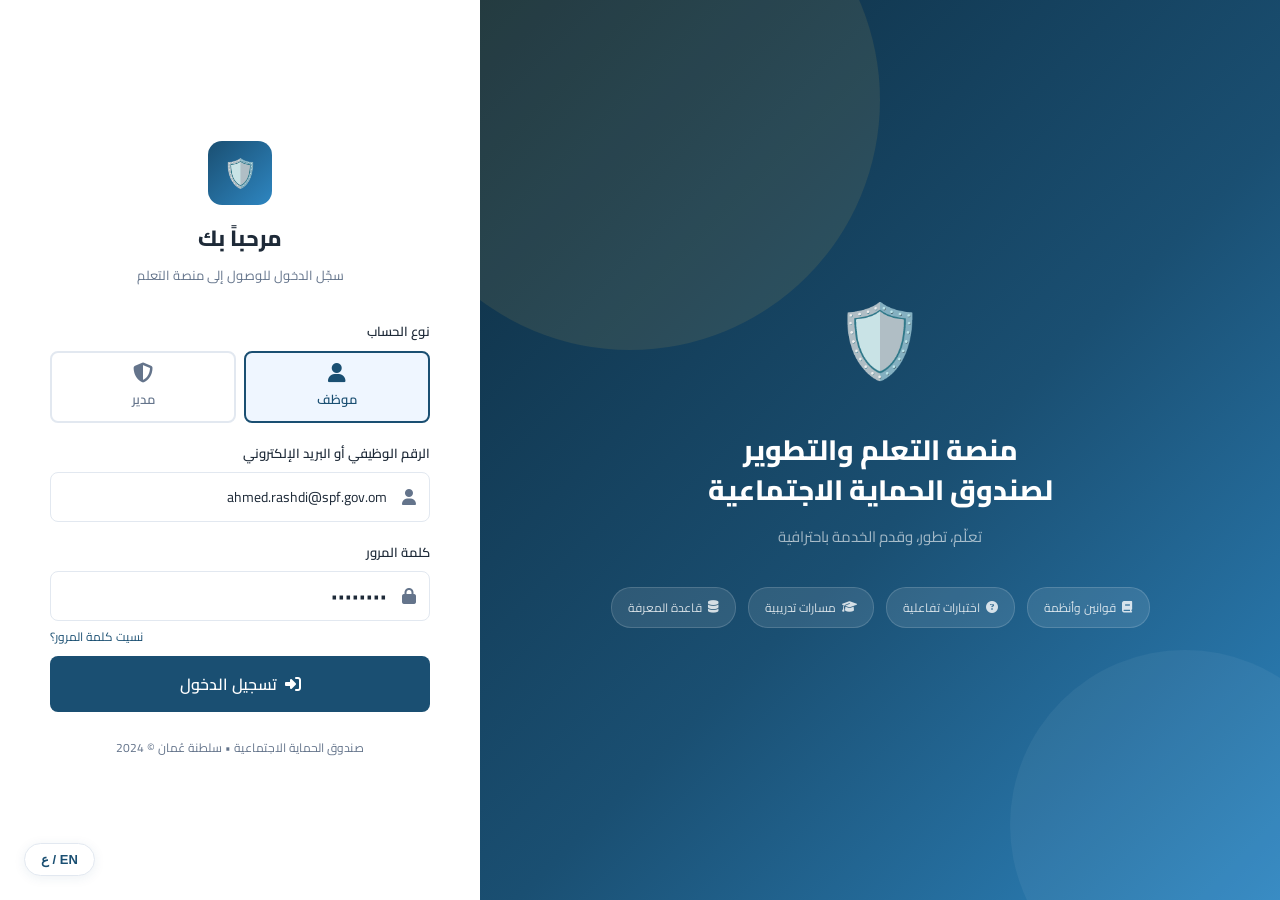
<file: index.html>
<!DOCTYPE html>
<html lang="ar" dir="rtl">
<head>
<meta charset="UTF-8">
<meta name="viewport" content="width=device-width, initial-scale=1.0">
<title>صندوق الحماية الاجتماعية — منصة التعلم</title>
<link rel="stylesheet" href="css/style.css">
<link rel="stylesheet" href="https://cdnjs.cloudflare.com/ajax/libs/font-awesome/6.5.0/css/all.min.css">
<style>
body { background: var(--bg); }
.login-page { min-height:100vh; display:flex; }
.login-art {
  flex:1; background:linear-gradient(135deg,#0D2B3E 0%,#1A4F72 55%,#2E86C1 100%);
  display:flex; align-items:center; justify-content:center;
  flex-direction:column; padding:60px; position:relative; overflow:hidden;
}
.login-art::before {
  content:''; position:absolute;
  width:500px; height:500px; border-radius:50%;
  background:rgba(200,169,81,.12); top:-150px; left:-100px;
}
.login-art::after {
  content:''; position:absolute;
  width:350px; height:350px; border-radius:50%;
  background:rgba(255,255,255,.05); bottom:-100px; right:-80px;
}
.art-logo { font-size:72px; margin-bottom:24px; position:relative; z-index:1; }
.art-title { font-size:28px; font-weight:800; color:#fff; text-align:center; margin-bottom:12px; position:relative; z-index:1; line-height:1.4; }
.art-sub { font-size:15px; color:rgba(255,255,255,.6); text-align:center; position:relative; z-index:1; }
.art-badges { display:flex; gap:12px; margin-top:36px; position:relative; z-index:1; flex-wrap:wrap; justify-content:center; }
.art-badge {
  background:rgba(255,255,255,.1); border:1px solid rgba(255,255,255,.15);
  border-radius:20px; padding:8px 16px; font-size:12px; color:rgba(255,255,255,.8);
  display:flex; align-items:center; gap:6px;
}
.login-form-wrap {
  width:480px; flex-shrink:0;
  display:flex; align-items:center; justify-content:center;
  padding:60px 50px; background:#fff;
}
.login-form-inner { width:100%; }
.form-logo { text-align:center; margin-bottom:32px; }
.form-logo .logo-icon2 {
  width:64px; height:64px; border-radius:14px;
  background:linear-gradient(135deg,#1A4F72,#2E86C1);
  display:flex; align-items:center; justify-content:center;
  font-size:28px; margin:0 auto 12px;
}
.form-title { font-size:22px; font-weight:800; color:var(--text); }
.form-sub { font-size:13px; color:var(--text-muted); margin-top:4px; }
.role-select { display:flex; gap:8px; margin-bottom:18px; }
.role-btn {
  flex:1; padding:10px; border:2px solid var(--border);
  border-radius:var(--radius-sm); text-align:center;
  cursor:pointer; transition:var(--tr); font-size:13px; font-weight:600;
  color:var(--text-muted); background:white;
}
.role-btn.active { border-color:var(--primary); background:#EFF6FF; color:var(--primary); }
.role-btn i { display:block; font-size:20px; margin-bottom:4px; }
.forgot { font-size:12px; color:var(--primary); cursor:pointer; float:left; margin-top:4px; }
body.ltr .forgot { float:right; }
.login-footer { text-align:center; margin-top:24px; font-size:12px; color:var(--text-muted); }
@media(max-width:768px){ .login-art{display:none} .login-form-wrap{width:100%;padding:40px 24px} }
</style>
</head>
<body class="rtl">
<div class="login-page">
  <div class="login-art">
    <div class="art-logo">🛡️</div>
    <h1 class="art-title ar-text">منصة التعلم والتطوير<br>لصندوق الحماية الاجتماعية</h1>
    <h1 class="art-title en-text" style="display:none">Learning &amp; Development Platform<br>Social Protection Fund</h1>
    <p class="art-sub ar-text">تعلّم، تطور، وقدم الخدمة باحترافية</p>
    <p class="art-sub en-text" style="display:none">Learn, grow, and serve with excellence</p>
    <div class="art-badges">
      <div class="art-badge"><i class="fas fa-book"></i> <span class="ar-text">قوانين وأنظمة</span><span class="en-text" style="display:none">Laws &amp; Regs</span></div>
      <div class="art-badge"><i class="fas fa-question-circle"></i> <span class="ar-text">اختبارات تفاعلية</span><span class="en-text" style="display:none">Interactive Quizzes</span></div>
      <div class="art-badge"><i class="fas fa-graduation-cap"></i> <span class="ar-text">مسارات تدريبية</span><span class="en-text" style="display:none">Training Paths</span></div>
      <div class="art-badge"><i class="fas fa-database"></i> <span class="ar-text">قاعدة المعرفة</span><span class="en-text" style="display:none">Knowledge Base</span></div>
    </div>
  </div>

  <div class="login-form-wrap">
    <div class="login-form-inner">
      <div class="form-logo">
        <div class="logo-icon2">🛡️</div>
        <h2 class="form-title ar-text">مرحباً بك</h2>
        <h2 class="form-title en-text" style="display:none">Welcome</h2>
        <p class="form-sub ar-text">سجّل الدخول للوصول إلى منصة التعلم</p>
        <p class="form-sub en-text" style="display:none">Sign in to access the learning platform</p>
      </div>

      <div style="margin-bottom:16px;">
        <div style="font-size:13px;font-weight:600;margin-bottom:8px;" class="ar-text">نوع الحساب</div>
        <div style="font-size:13px;font-weight:600;margin-bottom:8px;" class="en-text" style="display:none">Account Type</div>
        <div class="role-select">
          <div class="role-btn active" onclick="selectRole('employee',this)">
            <i class="fas fa-user"></i>
            <span class="ar-text">موظف</span><span class="en-text" style="display:none">Employee</span>
          </div>
          <div class="role-btn" onclick="selectRole('admin',this)">
            <i class="fas fa-shield-alt"></i>
            <span class="ar-text">مدير</span><span class="en-text" style="display:none">Admin</span>
          </div>
        </div>
      </div>

      <div class="form-group">
        <label class="form-label ar-text">الرقم الوظيفي أو البريد الإلكتروني</label>
        <label class="form-label en-text" style="display:none">Employee ID or Email</label>
        <div class="input-icon">
          <input type="text" class="form-control" id="emailInput" placeholder="" value="ahmed.rashdi@spf.gov.om">
          <i class="fas fa-user"></i>
        </div>
      </div>

      <div class="form-group">
        <label class="form-label ar-text">كلمة المرور</label>
        <label class="form-label en-text" style="display:none">Password</label>
        <div class="input-icon">
          <input type="password" class="form-control" id="passInput" value="••••••••">
          <i class="fas fa-lock"></i>
        </div>
        <span class="forgot ar-text">نسيت كلمة المرور؟</span>
        <span class="forgot en-text" style="display:none">Forgot password?</span>
      </div>

      <div id="errorMsg" style="color:var(--red);font-size:13px;margin-bottom:12px;display:none;" class="ar-text">يرجى إدخال بيانات صحيحة</div>

      <button class="btn btn-primary btn-full btn-lg" onclick="doLogin()" style="margin-top:8px;">
        <i class="fas fa-sign-in-alt"></i>
        <span class="ar-text">تسجيل الدخول</span>
        <span class="en-text" style="display:none">Sign In</span>
      </button>

      <div class="login-footer">
        <span class="ar-text">صندوق الحماية الاجتماعية • سلطنة عُمان © 2024</span>
        <span class="en-text" style="display:none">Social Protection Fund • Sultanate of Oman © 2024</span>
      </div>
    </div>
  </div>
</div>

<button onclick="toggleLang()" style="position:fixed;bottom:24px;left:24px;background:white;border:1px solid var(--border);border-radius:20px;padding:8px 16px;font-size:13px;font-weight:600;cursor:pointer;color:var(--primary);box-shadow:var(--shadow);z-index:999;">EN / ع</button>

<script>
let selectedRole = 'employee';
function selectRole(role, el) {
  selectedRole = role;
  document.querySelectorAll('.role-btn').forEach(b => b.classList.remove('active'));
  el.classList.add('active');
  const emailInput = document.getElementById('emailInput');
  emailInput.value = role === 'admin' ? 'admin@spf.gov.om' : 'ahmed.rashdi@spf.gov.om';
}
function doLogin() {
  const email = document.getElementById('emailInput').value;
  const pass = document.getElementById('passInput').value;
  if (!email || !pass) { document.getElementById('errorMsg').style.display='block'; return; }
  const isAdmin = selectedRole === 'admin';
  const user = isAdmin
    ? { name_ar: 'سعيد بن راشد المديري', name_en: 'Saeed Al-Mudiri', role: 'admin' }
    : { name_ar: 'أحمد بن سالم الراشدي', name_en: 'Ahmed Al-Rashdi', role: 'employee' };
  localStorage.setItem('spf_user', JSON.stringify(user));
  window.location.href = 'dashboard.html';
}
function toggleLang() {
  const isAr = document.documentElement.getAttribute('dir') === 'rtl';
  document.documentElement.setAttribute('dir', isAr ? 'ltr' : 'rtl');
  document.documentElement.setAttribute('lang', isAr ? 'en' : 'ar');
  document.body.classList.toggle('ltr', isAr);
  document.body.classList.toggle('rtl', !isAr);
  document.querySelectorAll('.ar-text').forEach(el => el.style.display = isAr ? 'none' : '');
  document.querySelectorAll('.en-text').forEach(el => el.style.display = isAr ? '' : 'none');
  document.querySelector('[onclick="toggleLang()"]').textContent = isAr ? 'ع / AR' : 'EN / ع';
}
</script>
</body>
</html>
</file>
<file: css/style.css>
@import url('https://fonts.googleapis.com/css2?family=Cairo:wght@300;400;500;600;700;800&family=Inter:wght@300;400;500;600;700&display=swap');

:root {
  --primary: #1A4F72;
  --primary-light: #2E86C1;
  --primary-dark: #12374F;
  --gold: #C8A951;
  --gold-light: #F4D03F;
  --gold-dark: #9A7D2B;
  --green: #27AE60;
  --green-light: #2ECC71;
  --red: #E74C3C;
  --orange: #E67E22;
  --bg: #EEF2F7;
  --card: #FFFFFF;
  --sidebar-bg: #12374F;
  --sidebar-hover: #1A4F72;
  --text: #1E2A38;
  --text-muted: #64748B;
  --text-light: #94A3B8;
  --border: #E2E8F0;
  --shadow: 0 2px 12px rgba(26,79,114,0.08);
  --shadow-md: 0 4px 24px rgba(26,79,114,0.14);
  --sidebar-w: 260px;
  --topbar-h: 64px;
  --radius: 12px;
  --radius-sm: 8px;
  --tr: all 0.2s ease;
}

*, *::before, *::after { box-sizing: border-box; margin: 0; padding: 0; }
html { font-size: 16px; scroll-behavior: smooth; }

body {
  font-family: 'Cairo', sans-serif;
  background: var(--bg);
  color: var(--text);
  direction: rtl;
  min-height: 100vh;
}
body.ltr { direction: ltr; font-family: 'Inter', sans-serif; }

body.rtl .en-text, body:not(.ltr) .en-text { display: none; }
body.ltr .ar-text { display: none; }

a { text-decoration: none; color: inherit; }
ul { list-style: none; }
img { max-width: 100%; }

/* === LAYOUT === */
.app-shell { display: flex; min-height: 100vh; }

.sidebar {
  width: var(--sidebar-w);
  background: var(--sidebar-bg);
  position: fixed;
  top: 0; right: 0;
  height: 100vh;
  overflow-y: auto;
  z-index: 100;
  display: flex;
  flex-direction: column;
  transition: var(--tr);
}
body.ltr .sidebar { right: auto; left: 0; }

.sidebar-logo {
  padding: 24px 20px;
  border-bottom: 1px solid rgba(255,255,255,0.08);
  display: flex;
  align-items: center;
  gap: 12px;
}
.sidebar-logo .logo-icon {
  width: 44px; height: 44px;
  background: var(--gold);
  border-radius: 10px;
  display: flex; align-items: center; justify-content: center;
  font-size: 20px;
  flex-shrink: 0;
}
.sidebar-logo .logo-text { color: white; }
.sidebar-logo .logo-text h2 { font-size: 13px; font-weight: 700; line-height: 1.3; }
.sidebar-logo .logo-text p { font-size: 11px; color: rgba(255,255,255,0.5); margin-top: 2px; }

.sidebar-nav { padding: 16px 0; flex: 1; }
.nav-group { margin-bottom: 8px; }
.nav-label {
  font-size: 10px;
  font-weight: 600;
  color: rgba(255,255,255,0.35);
  text-transform: uppercase;
  letter-spacing: 1px;
  padding: 8px 20px 4px;
}
.nav-item {
  display: flex;
  align-items: center;
  gap: 12px;
  padding: 11px 20px;
  color: rgba(255,255,255,0.65);
  font-size: 14px;
  font-weight: 500;
  cursor: pointer;
  transition: var(--tr);
  border-radius: 0;
  position: relative;
}
.nav-item:hover { background: var(--sidebar-hover); color: white; }
.nav-item.active {
  background: rgba(200,169,81,0.15);
  color: var(--gold);
}
.nav-item.active::before {
  content: '';
  position: absolute;
  right: 0; top: 6px; bottom: 6px;
  width: 3px;
  background: var(--gold);
  border-radius: 3px 0 0 3px;
}
body.ltr .nav-item.active::before { right: auto; left: 0; border-radius: 0 3px 3px 0; }
.nav-item i { font-size: 16px; width: 20px; text-align: center; }
.nav-badge {
  margin-right: auto;
  background: var(--gold);
  color: var(--primary-dark);
  font-size: 10px;
  font-weight: 700;
  padding: 2px 7px;
  border-radius: 20px;
}
body.ltr .nav-badge { margin-right: 0; margin-left: auto; }

.sidebar-footer {
  padding: 16px 20px;
  border-top: 1px solid rgba(255,255,255,0.08);
}
.user-chip {
  display: flex;
  align-items: center;
  gap: 10px;
  padding: 10px;
  border-radius: var(--radius-sm);
  background: rgba(255,255,255,0.05);
}
.avatar {
  width: 36px; height: 36px;
  border-radius: 50%;
  background: var(--primary-light);
  display: flex; align-items: center; justify-content: center;
  font-size: 14px;
  font-weight: 700;
  color: white;
  flex-shrink: 0;
}
.user-chip .user-info { flex: 1; }
.user-chip .user-name { font-size: 13px; font-weight: 600; color: white; }
.user-chip .user-role { font-size: 11px; color: rgba(255,255,255,0.45); }
.user-chip .logout-btn {
  color: rgba(255,255,255,0.4);
  cursor: pointer;
  transition: var(--tr);
}
.user-chip .logout-btn:hover { color: var(--red); }

.main-content {
  margin-right: var(--sidebar-w);
  flex: 1;
  min-height: 100vh;
  display: flex;
  flex-direction: column;
}
body.ltr .main-content { margin-right: 0; margin-left: var(--sidebar-w); }

.topbar {
  height: var(--topbar-h);
  background: white;
  border-bottom: 1px solid var(--border);
  display: flex;
  align-items: center;
  justify-content: space-between;
  padding: 0 28px;
  position: sticky;
  top: 0;
  z-index: 50;
  box-shadow: 0 1px 4px rgba(0,0,0,0.05);
}
.topbar-title { font-size: 18px; font-weight: 700; color: var(--primary); }
.topbar-actions { display: flex; align-items: center; gap: 12px; }

.lang-toggle {
  display: flex;
  align-items: center;
  gap: 6px;
  background: var(--bg);
  border: 1px solid var(--border);
  border-radius: 20px;
  padding: 5px 12px;
  font-size: 13px;
  font-weight: 600;
  cursor: pointer;
  color: var(--text-muted);
  transition: var(--tr);
}
.lang-toggle:hover { border-color: var(--primary); color: var(--primary); }

.notif-btn {
  width: 38px; height: 38px;
  border-radius: 50%;
  background: var(--bg);
  border: 1px solid var(--border);
  display: flex; align-items: center; justify-content: center;
  cursor: pointer;
  position: relative;
  color: var(--text-muted);
  transition: var(--tr);
}
.notif-btn:hover { background: var(--primary); color: white; border-color: var(--primary); }
.notif-dot {
  position: absolute;
  top: 5px; right: 5px;
  width: 8px; height: 8px;
  background: var(--red);
  border-radius: 50%;
  border: 2px solid white;
}

.page-body { padding: 28px; flex: 1; }

/* === CARDS === */
.card {
  background: white;
  border-radius: var(--radius);
  border: 1px solid var(--border);
  box-shadow: var(--shadow);
}
.card-header {
  padding: 18px 20px;
  border-bottom: 1px solid var(--border);
  display: flex;
  align-items: center;
  justify-content: space-between;
}
.card-title { font-size: 16px; font-weight: 700; color: var(--text); }
.card-body { padding: 20px; }

/* === STAT CARDS === */
.stats-grid {
  display: grid;
  grid-template-columns: repeat(4, 1fr);
  gap: 16px;
  margin-bottom: 24px;
}
.stat-card {
  background: white;
  border-radius: var(--radius);
  padding: 20px;
  border: 1px solid var(--border);
  box-shadow: var(--shadow);
  display: flex;
  align-items: center;
  gap: 16px;
  transition: var(--tr);
}
.stat-card:hover { transform: translateY(-2px); box-shadow: var(--shadow-md); }
.stat-icon {
  width: 52px; height: 52px;
  border-radius: var(--radius-sm);
  display: flex; align-items: center; justify-content: center;
  font-size: 22px;
  flex-shrink: 0;
}
.stat-icon.blue { background: #EFF6FF; color: var(--primary); }
.stat-icon.gold { background: #FFFBEB; color: var(--gold-dark); }
.stat-icon.green { background: #F0FDF4; color: var(--green); }
.stat-icon.red { background: #FFF5F5; color: var(--red); }
.stat-value { font-size: 26px; font-weight: 800; color: var(--text); line-height: 1; }
.stat-label { font-size: 13px; color: var(--text-muted); margin-top: 4px; }
.stat-change { font-size: 12px; margin-top: 6px; font-weight: 600; }
.stat-change.up { color: var(--green); }
.stat-change.down { color: var(--red); }

/* === BUTTONS === */
.btn {
  display: inline-flex;
  align-items: center;
  gap: 8px;
  padding: 10px 20px;
  border-radius: var(--radius-sm);
  font-size: 14px;
  font-weight: 600;
  cursor: pointer;
  border: none;
  transition: var(--tr);
  font-family: inherit;
  text-decoration: none;
}
.btn-primary { background: var(--primary); color: white; }
.btn-primary:hover { background: var(--primary-dark); }
.btn-gold { background: var(--gold); color: white; }
.btn-gold:hover { background: var(--gold-dark); }
.btn-outline {
  background: transparent;
  border: 1.5px solid var(--border);
  color: var(--text-muted);
}
.btn-outline:hover { border-color: var(--primary); color: var(--primary); }
.btn-sm { padding: 7px 14px; font-size: 13px; }
.btn-lg { padding: 13px 28px; font-size: 16px; }
.btn-full { width: 100%; justify-content: center; }
.btn-danger { background: var(--red); color: white; }

/* === PROGRESS === */
.progress-bar {
  height: 8px;
  background: var(--bg);
  border-radius: 100px;
  overflow: hidden;
}
.progress-fill {
  height: 100%;
  border-radius: 100px;
  background: linear-gradient(90deg, var(--primary-light), var(--primary));
  transition: width 0.6s ease;
}
.progress-fill.gold { background: linear-gradient(90deg, var(--gold-light), var(--gold)); }
.progress-fill.green { background: linear-gradient(90deg, var(--green-light), var(--green)); }

/* === BADGES === */
.badge {
  display: inline-flex;
  align-items: center;
  gap: 4px;
  padding: 4px 10px;
  border-radius: 20px;
  font-size: 12px;
  font-weight: 600;
}
.badge-blue { background: #EFF6FF; color: var(--primary); }
.badge-gold { background: #FFFBEB; color: var(--gold-dark); }
.badge-green { background: #F0FDF4; color: var(--green); }
.badge-red { background: #FFF5F5; color: var(--red); }
.badge-gray { background: var(--bg); color: var(--text-muted); }

/* === FORMS === */
.form-group { margin-bottom: 18px; }
.form-label {
  display: block;
  font-size: 13px;
  font-weight: 600;
  color: var(--text);
  margin-bottom: 7px;
}
.form-control {
  width: 100%;
  padding: 11px 14px;
  border: 1.5px solid var(--border);
  border-radius: var(--radius-sm);
  font-size: 14px;
  font-family: inherit;
  color: var(--text);
  background: white;
  transition: var(--tr);
  outline: none;
}
.form-control:focus { border-color: var(--primary); box-shadow: 0 0 0 3px rgba(26,79,114,0.08); }
.input-icon { position: relative; }
.input-icon .form-control { padding-right: 42px; }
body.ltr .input-icon .form-control { padding-right: 14px; padding-left: 42px; }
.input-icon i { position: absolute; right: 14px; top: 50%; transform: translateY(-50%); color: var(--text-muted); }
body.ltr .input-icon i { right: auto; left: 14px; }

/* === TABLES === */
.data-table { width: 100%; border-collapse: collapse; }
.data-table th {
  text-align: right;
  padding: 12px 16px;
  font-size: 12px;
  font-weight: 700;
  color: var(--text-muted);
  text-transform: uppercase;
  letter-spacing: 0.5px;
  background: var(--bg);
  border-bottom: 1px solid var(--border);
}
body.ltr .data-table th { text-align: left; }
.data-table td {
  padding: 14px 16px;
  font-size: 14px;
  border-bottom: 1px solid var(--border);
  vertical-align: middle;
}
.data-table tr:hover td { background: #FAFBFC; }
.data-table tr:last-child td { border-bottom: none; }

/* === TABS === */
.tabs {
  display: flex;
  gap: 4px;
  background: var(--bg);
  border-radius: var(--radius-sm);
  padding: 4px;
  margin-bottom: 24px;
}
.tab-btn {
  flex: 1;
  padding: 9px 16px;
  border-radius: 7px;
  border: none;
  background: transparent;
  font-size: 13px;
  font-weight: 600;
  color: var(--text-muted);
  cursor: pointer;
  transition: var(--tr);
  font-family: inherit;
}
.tab-btn.active { background: white; color: var(--primary); box-shadow: 0 1px 4px rgba(0,0,0,0.08); }

/* === MODAL === */
.modal-overlay {
  position: fixed; inset: 0;
  background: rgba(0,0,0,0.5);
  z-index: 200;
  display: flex; align-items: center; justify-content: center;
  opacity: 0; pointer-events: none; transition: var(--tr);
}
.modal-overlay.open { opacity: 1; pointer-events: all; }
.modal {
  background: white;
  border-radius: var(--radius);
  width: 90%; max-width: 560px;
  max-height: 85vh;
  overflow-y: auto;
  transform: translateY(20px);
  transition: var(--tr);
}
.modal-overlay.open .modal { transform: translateY(0); }
.modal-header {
  padding: 20px 24px;
  border-bottom: 1px solid var(--border);
  display: flex; align-items: center; justify-content: space-between;
}
.modal-header h3 { font-size: 17px; font-weight: 700; }
.modal-close { cursor: pointer; color: var(--text-muted); font-size: 18px; }
.modal-body { padding: 24px; }

/* === LOGIN PAGE === */
.login-page {
  min-height: 100vh;
  display: flex;
  align-items: stretch;
}
.login-art {
  flex: 1;
  background: linear-gradient(135deg, var(--primary-dark) 0%, var(--primary) 50%, var(--primary-light) 100%);
  display: flex; align-items: center; justify-content: center;
  flex-direction: column;
  padding: 60px;
  position: relative;
  overflow: hidden;
}
.login-form-wrap {
  width: 460px;
  flex-shrink: 0;
  display: flex; align-items: center; justify-content: center;
  padding: 60px 50px;
  background: white;
}
.login-form-inner { width: 100%; }
@media (max-width: 768px) {
  .login-art { display: none; }
  .login-form-wrap { width: 100%; }
  .stats-grid { grid-template-columns: repeat(2, 1fr); }
  .sidebar { transform: translateX(100%); }
  body.ltr .sidebar { transform: translateX(-100%); }
  .sidebar.open { transform: translateX(0); }
  .main-content { margin-right: 0 !important; margin-left: 0 !important; }
}

/* === SCROLLBAR === */
::-webkit-scrollbar { width: 6px; }
::-webkit-scrollbar-track { background: transparent; }
::-webkit-scrollbar-thumb { background: var(--border); border-radius: 3px; }
::-webkit-scrollbar-thumb:hover { background: var(--text-muted); }

/* === UTILITIES === */
.flex { display: flex; }
.flex-col { flex-direction: column; }
.items-center { align-items: center; }
.justify-between { justify-content: space-between; }
.gap-8 { gap: 8px; }
.gap-12 { gap: 12px; }
.gap-16 { gap: 16px; }
.gap-24 { gap: 24px; }
.mt-8 { margin-top: 8px; }
.mt-12 { margin-top: 12px; }
.mt-16 { margin-top: 16px; }
.mt-24 { margin-top: 24px; }
.mb-8 { margin-bottom: 8px; }
.mb-16 { margin-bottom: 16px; }
.mb-24 { margin-bottom: 24px; }
.text-sm { font-size: 13px; }
.text-muted { color: var(--text-muted); }
.text-center { text-align: center; }
.font-bold { font-weight: 700; }
.grid-2 { display: grid; grid-template-columns: 1fr 1fr; gap: 20px; }
.grid-3 { display: grid; grid-template-columns: 1fr 1fr 1fr; gap: 16px; }
.w-full { width: 100%; }
.rounded { border-radius: var(--radius); }
.hidden { display: none !important; }

/* ===================================================
   ADDITIONS: layout fixes, dark mode, sidebar toggle
   =================================================== */

/* Missing variables */
:root { --surface: #ffffff; --success: #22c55e; --danger: #ef4444; }

/* ---- Page-layout pages (non-dashboard) ---- */
body.page-layout > #shell {
  position: sticky;
  top: 0;
  z-index: 90;
  height: var(--topbar-h);
  overflow: visible;
}
.page-content {
  margin-right: var(--sidebar-w);
  min-height: calc(100vh - var(--topbar-h));
  padding: 0 28px 40px;
  transition: margin .25s ease;
}
body.ltr .page-content { margin-right: 0; margin-left: var(--sidebar-w); }

/* Sidebar collapsed */
.sidebar.collapsed { width: 64px; overflow: hidden; }
.sidebar.collapsed .logo-text,
.sidebar.collapsed .sidebar-close-btn,
.sidebar.collapsed .nav-item-text,
.sidebar.collapsed .nav-label,
.sidebar.collapsed .nav-badge,
.sidebar.collapsed .user-info,
.sidebar.collapsed .logout-btn { display: none !important; }
.sidebar.collapsed .sidebar-logo { padding: 14px; justify-content: center; }
.sidebar.collapsed .nav-item { justify-content: center; padding: 13px; }
.sidebar.collapsed .user-chip { justify-content: center; padding: 12px; }

.page-content.sidebar-collapsed { margin-right: 64px; }
body.ltr .page-content.sidebar-collapsed { margin-right: 0; margin-left: 64px; }

/* .main-content collapse (dashboard) */
.main-content.sidebar-collapsed { margin-right: 64px; }
body.ltr .main-content.sidebar-collapsed { margin-right: 0; margin-left: 64px; }

/* Sidebar close/toggle button inside sidebar */
.sidebar-close-btn {
  background: none; border: none;
  color: rgba(255,255,255,.4); cursor: pointer;
  font-size: .85rem; padding: 4px; margin-right: auto;
  transition: color .2s;
  line-height: 1;
}
body.ltr .sidebar-close-btn { margin-right: 0; margin-left: auto; }
.sidebar-close-btn:hover { color: #fff; }

/* Topbar extras */
.topbar { justify-content: space-between; }
.topbar-right { display: flex; align-items: center; gap: 10px; }
.icon-btn {
  width: 36px; height: 36px; border-radius: 8px;
  background: var(--bg); border: 1px solid var(--border);
  display: flex; align-items: center; justify-content: center;
  cursor: pointer; color: var(--text-muted); font-size: .9rem;
  transition: var(--tr); flex-shrink: 0;
}
.icon-btn:hover { background: var(--primary); color: #fff; border-color: var(--primary); }
.sidebar-toggle-btn {
  width: 36px; height: 36px; border-radius: 8px;
  background: var(--bg); border: 1px solid var(--border);
  display: flex; align-items: center; justify-content: center;
  cursor: pointer; color: var(--text-muted); font-size: .95rem;
  transition: var(--tr); flex-shrink: 0;
}
.sidebar-toggle-btn:hover { background: var(--primary); color: #fff; border-color: var(--primary); }

/* Page header */
.page-header {
  display: flex; align-items: flex-start; justify-content: space-between;
  flex-wrap: wrap; gap: 16px; padding-top: 24px; margin-bottom: 24px;
}
.page-title { font-size: 1.35rem; font-weight: 800; color: var(--text); }
.page-subtitle { font-size: .88rem; color: var(--text-muted); margin-top: 4px; }

/* Card base */
.card {
  background: var(--surface);
  border: 1px solid var(--border);
  border-radius: var(--radius);
  padding: 20px;
  box-shadow: var(--shadow);
}

/* Stat card */
.stat-card {
  background: var(--surface);
  border: 1px solid var(--border);
  border-radius: var(--radius);
  padding: 16px 20px;
}
.stat-value { font-size: 1.8rem; font-weight: 900; color: var(--primary); line-height: 1; }
.stat-label { font-size: .78rem; color: var(--text-muted); margin-top: 4px; }

/* ---- DARK MODE ---- */
body.dark {
  --bg: #0f172a;
  --surface: #1e293b;
  --card: #1e293b;
  --text: #e2e8f0;
  --text-muted: #94a3b8;
  --border: #334155;
  --shadow: 0 2px 12px rgba(0,0,0,.4);
  --shadow-md: 0 4px 24px rgba(0,0,0,.5);
}
body.dark .topbar,
body.dark .card,
body.dark .stat-card,
body.dark .quiz-card,
body.dark .kb-card,
body.dark .program-card .program-body,
body.dark .question-card,
body.dark .quiz-topbar,
body.dark .chapter-card,
body.dark .result-screen { background: var(--surface) !important; border-color: var(--border) !important; }
body.dark .option-item { background: #0f172a !important; }
body.dark .module-item { background: #0f172a !important; }
body.dark .modal-box { background: var(--surface); }
body.dark .modal-section { background: #0f172a; border-color: var(--border); }
body.dark .lang-toggle,
body.dark .icon-btn,
body.dark .sidebar-toggle-btn,
body.dark .notif-btn { background: #1e293b !important; border-color: #334155 !important; color: #94a3b8 !important; }
body.dark input { background: #0f172a !important; color: var(--text) !important; border-color: var(--border) !important; }
body.dark .article-block { background: #0f172a; }
body.dark .kb-search { background: #0f172a; color: var(--text); border-color: var(--border); }
body.dark .table-search { background: #0f172a; color: var(--text); border-color: var(--border); }
body.dark .employee-table th { background: #0f172a; }
body.dark .employee-table td { border-color: var(--border); }
body.dark .employee-table tr:hover td { background: #0f172a; }
body.dark .filter-tab { border-color: var(--border); color: var(--text-muted); }
body.dark .action-btn { border-color: var(--border); color: var(--text-muted); }
body.dark .prog-bar-wrap .bar,
body.dark .mini-bar { background: #334155; }
body.dark .result-stat { background: #0f172a; border-color: var(--border); }
body.dark .review-q { background: #0f172a; }

/* Quiz option animation */
.option-item { transition: all .15s ease !important; }
.option-item:hover:not(.disabled) { transform: translateX(-4px); box-shadow: var(--shadow); }
body.ltr .option-item:hover:not(.disabled) { transform: translateX(4px); }
@keyframes correctPulse { 0%,100%{transform:scale(1)} 50%{transform:scale(1.015)} }
@keyframes wrongShake { 0%,100%{transform:translateX(0)} 25%{transform:translateX(-5px)} 75%{transform:translateX(5px)} }
.option-item.correct { animation: correctPulse .35s ease; }
.option-item.wrong { animation: wrongShake .3s ease; }

/* Confetti canvas */
#confettiCanvas { position:fixed; top:0; left:0; width:100%; height:100%; pointer-events:none; z-index:9999; }

@media(max-width:768px){
  .page-content { margin-right:0 !important; margin-left:0 !important; padding:0 16px 32px; }
  .page-header { padding-top: 16px; }
}
</file>
<file: platform/css/style.css>
@import url('https://fonts.googleapis.com/css2?family=Cairo:wght@300;400;500;600;700;800&family=Inter:wght@300;400;500;600;700&display=swap');

:root {
  --primary: #1A4F72;
  --primary-light: #2E86C1;
  --primary-dark: #12374F;
  --gold: #C8A951;
  --gold-light: #F4D03F;
  --gold-dark: #9A7D2B;
  --green: #27AE60;
  --green-light: #2ECC71;
  --red: #E74C3C;
  --orange: #E67E22;
  --bg: #EEF2F7;
  --card: #FFFFFF;
  --sidebar-bg: #12374F;
  --sidebar-hover: #1A4F72;
  --text: #1E2A38;
  --text-muted: #64748B;
  --text-light: #94A3B8;
  --border: #E2E8F0;
  --shadow: 0 2px 12px rgba(26,79,114,0.08);
  --shadow-md: 0 4px 24px rgba(26,79,114,0.14);
  --sidebar-w: 260px;
  --topbar-h: 64px;
  --radius: 12px;
  --radius-sm: 8px;
  --tr: all 0.2s ease;
}

*, *::before, *::after { box-sizing: border-box; margin: 0; padding: 0; }
html { font-size: 16px; scroll-behavior: smooth; }

body {
  font-family: 'Cairo', sans-serif;
  background: var(--bg);
  color: var(--text);
  direction: rtl;
  min-height: 100vh;
}
body.ltr { direction: ltr; font-family: 'Inter', sans-serif; }

body.rtl .en-text, body:not(.ltr) .en-text { display: none; }
body.ltr .ar-text { display: none; }

a { text-decoration: none; color: inherit; }
ul { list-style: none; }
img { max-width: 100%; }

/* === LAYOUT === */
.app-shell { display: flex; min-height: 100vh; }

.sidebar {
  width: var(--sidebar-w);
  background: var(--sidebar-bg);
  position: fixed;
  top: 0; right: 0;
  height: 100vh;
  overflow-y: auto;
  z-index: 100;
  display: flex;
  flex-direction: column;
  transition: var(--tr);
}
body.ltr .sidebar { right: auto; left: 0; }

.sidebar-logo {
  padding: 24px 20px;
  border-bottom: 1px solid rgba(255,255,255,0.08);
  display: flex;
  align-items: center;
  gap: 12px;
}
.sidebar-logo .logo-icon {
  width: 44px; height: 44px;
  background: var(--gold);
  border-radius: 10px;
  display: flex; align-items: center; justify-content: center;
  font-size: 20px;
  flex-shrink: 0;
}
.sidebar-logo .logo-text { color: white; }
.sidebar-logo .logo-text h2 { font-size: 13px; font-weight: 700; line-height: 1.3; }
.sidebar-logo .logo-text p { font-size: 11px; color: rgba(255,255,255,0.5); margin-top: 2px; }

.sidebar-nav { padding: 16px 0; flex: 1; }
.nav-group { margin-bottom: 8px; }
.nav-label {
  font-size: 10px;
  font-weight: 600;
  color: rgba(255,255,255,0.35);
  text-transform: uppercase;
  letter-spacing: 1px;
  padding: 8px 20px 4px;
}
.nav-item {
  display: flex;
  align-items: center;
  gap: 12px;
  padding: 11px 20px;
  color: rgba(255,255,255,0.65);
  font-size: 14px;
  font-weight: 500;
  cursor: pointer;
  transition: var(--tr);
  border-radius: 0;
  position: relative;
}
.nav-item:hover { background: var(--sidebar-hover); color: white; }
.nav-item.active {
  background: rgba(200,169,81,0.15);
  color: var(--gold);
}
.nav-item.active::before {
  content: '';
  position: absolute;
  right: 0; top: 6px; bottom: 6px;
  width: 3px;
  background: var(--gold);
  border-radius: 3px 0 0 3px;
}
body.ltr .nav-item.active::before { right: auto; left: 0; border-radius: 0 3px 3px 0; }
.nav-item i { font-size: 16px; width: 20px; text-align: center; }
.nav-badge {
  margin-right: auto;
  background: var(--gold);
  color: var(--primary-dark);
  font-size: 10px;
  font-weight: 700;
  padding: 2px 7px;
  border-radius: 20px;
}
body.ltr .nav-badge { margin-right: 0; margin-left: auto; }

.sidebar-footer {
  padding: 16px 20px;
  border-top: 1px solid rgba(255,255,255,0.08);
}
.user-chip {
  display: flex;
  align-items: center;
  gap: 10px;
  padding: 10px;
  border-radius: var(--radius-sm);
  background: rgba(255,255,255,0.05);
}
.avatar {
  width: 36px; height: 36px;
  border-radius: 50%;
  background: var(--primary-light);
  display: flex; align-items: center; justify-content: center;
  font-size: 14px;
  font-weight: 700;
  color: white;
  flex-shrink: 0;
}
.user-chip .user-info { flex: 1; }
.user-chip .user-name { font-size: 13px; font-weight: 600; color: white; }
.user-chip .user-role { font-size: 11px; color: rgba(255,255,255,0.45); }
.user-chip .logout-btn {
  color: rgba(255,255,255,0.4);
  cursor: pointer;
  transition: var(--tr);
}
.user-chip .logout-btn:hover { color: var(--red); }

.main-content {
  margin-right: var(--sidebar-w);
  flex: 1;
  min-height: 100vh;
  display: flex;
  flex-direction: column;
}
body.ltr .main-content { margin-right: 0; margin-left: var(--sidebar-w); }

.topbar {
  height: var(--topbar-h);
  background: white;
  border-bottom: 1px solid var(--border);
  display: flex;
  align-items: center;
  justify-content: space-between;
  padding: 0 28px;
  position: sticky;
  top: 0;
  z-index: 50;
  box-shadow: 0 1px 4px rgba(0,0,0,0.05);
}
.topbar-title { font-size: 18px; font-weight: 700; color: var(--primary); }
.topbar-actions { display: flex; align-items: center; gap: 12px; }

.lang-toggle {
  display: flex;
  align-items: center;
  gap: 6px;
  background: var(--bg);
  border: 1px solid var(--border);
  border-radius: 20px;
  padding: 5px 12px;
  font-size: 13px;
  font-weight: 600;
  cursor: pointer;
  color: var(--text-muted);
  transition: var(--tr);
}
.lang-toggle:hover { border-color: var(--primary); color: var(--primary); }

.notif-btn {
  width: 38px; height: 38px;
  border-radius: 50%;
  background: var(--bg);
  border: 1px solid var(--border);
  display: flex; align-items: center; justify-content: center;
  cursor: pointer;
  position: relative;
  color: var(--text-muted);
  transition: var(--tr);
}
.notif-btn:hover { background: var(--primary); color: white; border-color: var(--primary); }
.notif-dot {
  position: absolute;
  top: 5px; right: 5px;
  width: 8px; height: 8px;
  background: var(--red);
  border-radius: 50%;
  border: 2px solid white;
}

.page-body { padding: 28px; flex: 1; }

/* === CARDS === */
.card {
  background: white;
  border-radius: var(--radius);
  border: 1px solid var(--border);
  box-shadow: var(--shadow);
}
.card-header {
  padding: 18px 20px;
  border-bottom: 1px solid var(--border);
  display: flex;
  align-items: center;
  justify-content: space-between;
}
.card-title { font-size: 16px; font-weight: 700; color: var(--text); }
.card-body { padding: 20px; }

/* === STAT CARDS === */
.stats-grid {
  display: grid;
  grid-template-columns: repeat(4, 1fr);
  gap: 16px;
  margin-bottom: 24px;
}
.stat-card {
  background: white;
  border-radius: var(--radius);
  padding: 20px;
  border: 1px solid var(--border);
  box-shadow: var(--shadow);
  display: flex;
  align-items: center;
  gap: 16px;
  transition: var(--tr);
}
.stat-card:hover { transform: translateY(-2px); box-shadow: var(--shadow-md); }
.stat-icon {
  width: 52px; height: 52px;
  border-radius: var(--radius-sm);
  display: flex; align-items: center; justify-content: center;
  font-size: 22px;
  flex-shrink: 0;
}
.stat-icon.blue { background: #EFF6FF; color: var(--primary); }
.stat-icon.gold { background: #FFFBEB; color: var(--gold-dark); }
.stat-icon.green { background: #F0FDF4; color: var(--green); }
.stat-icon.red { background: #FFF5F5; color: var(--red); }
.stat-value { font-size: 26px; font-weight: 800; color: var(--text); line-height: 1; }
.stat-label { font-size: 13px; color: var(--text-muted); margin-top: 4px; }
.stat-change { font-size: 12px; margin-top: 6px; font-weight: 600; }
.stat-change.up { color: var(--green); }
.stat-change.down { color: var(--red); }

/* === BUTTONS === */
.btn {
  display: inline-flex;
  align-items: center;
  gap: 8px;
  padding: 10px 20px;
  border-radius: var(--radius-sm);
  font-size: 14px;
  font-weight: 600;
  cursor: pointer;
  border: none;
  transition: var(--tr);
  font-family: inherit;
  text-decoration: none;
}
.btn-primary { background: var(--primary); color: white; }
.btn-primary:hover { background: var(--primary-dark); }
.btn-gold { background: var(--gold); color: white; }
.btn-gold:hover { background: var(--gold-dark); }
.btn-outline {
  background: transparent;
  border: 1.5px solid var(--border);
  color: var(--text-muted);
}
.btn-outline:hover { border-color: var(--primary); color: var(--primary); }
.btn-sm { padding: 7px 14px; font-size: 13px; }
.btn-lg { padding: 13px 28px; font-size: 16px; }
.btn-full { width: 100%; justify-content: center; }
.btn-danger { background: var(--red); color: white; }

/* === PROGRESS === */
.progress-bar {
  height: 8px;
  background: var(--bg);
  border-radius: 100px;
  overflow: hidden;
}
.progress-fill {
  height: 100%;
  border-radius: 100px;
  background: linear-gradient(90deg, var(--primary-light), var(--primary));
  transition: width 0.6s ease;
}
.progress-fill.gold { background: linear-gradient(90deg, var(--gold-light), var(--gold)); }
.progress-fill.green { background: linear-gradient(90deg, var(--green-light), var(--green)); }

/* === BADGES === */
.badge {
  display: inline-flex;
  align-items: center;
  gap: 4px;
  padding: 4px 10px;
  border-radius: 20px;
  font-size: 12px;
  font-weight: 600;
}
.badge-blue { background: #EFF6FF; color: var(--primary); }
.badge-gold { background: #FFFBEB; color: var(--gold-dark); }
.badge-green { background: #F0FDF4; color: var(--green); }
.badge-red { background: #FFF5F5; color: var(--red); }
.badge-gray { background: var(--bg); color: var(--text-muted); }

/* === FORMS === */
.form-group { margin-bottom: 18px; }
.form-label {
  display: block;
  font-size: 13px;
  font-weight: 600;
  color: var(--text);
  margin-bottom: 7px;
}
.form-control {
  width: 100%;
  padding: 11px 14px;
  border: 1.5px solid var(--border);
  border-radius: var(--radius-sm);
  font-size: 14px;
  font-family: inherit;
  color: var(--text);
  background: white;
  transition: var(--tr);
  outline: none;
}
.form-control:focus { border-color: var(--primary); box-shadow: 0 0 0 3px rgba(26,79,114,0.08); }
.input-icon { position: relative; }
.input-icon .form-control { padding-right: 42px; }
body.ltr .input-icon .form-control { padding-right: 14px; padding-left: 42px; }
.input-icon i { position: absolute; right: 14px; top: 50%; transform: translateY(-50%); color: var(--text-muted); }
body.ltr .input-icon i { right: auto; left: 14px; }

/* === CHAPTER CARDS === */
.chapter-grid {
  display: grid;
  grid-template-columns: repeat(auto-fill, minmax(300px, 1fr));
  gap: 16px;
}
.chapter-card {
  background: white;
  border-radius: var(--radius);
  border: 1px solid var(--border);
  padding: 20px;
  cursor: pointer;
  transition: var(--tr);
  box-shadow: var(--shadow);
}
.chapter-card:hover { transform: translateY(-3px); box-shadow: var(--shadow-md); border-color: var(--primary-light); }
.chapter-icon {
  width: 48px; height: 48px;
  border-radius: 10px;
  display: flex; align-items: center; justify-content: center;
  font-size: 20px;
  margin-bottom: 14px;
}
.chapter-num { font-size: 11px; font-weight: 700; color: var(--text-muted); text-transform: uppercase; letter-spacing: 1px; margin-bottom: 6px; }
.chapter-title { font-size: 15px; font-weight: 700; color: var(--text); margin-bottom: 8px; line-height: 1.4; }
.chapter-desc { font-size: 13px; color: var(--text-muted); line-height: 1.6; margin-bottom: 14px; }
.chapter-footer { display: flex; align-items: center; justify-content: space-between; }

/* === QUIZ === */
.quiz-card {
  background: white;
  border-radius: var(--radius);
  border: 1px solid var(--border);
  padding: 20px;
  box-shadow: var(--shadow);
  cursor: pointer;
  transition: var(--tr);
  display: flex;
  align-items: center;
  gap: 16px;
}
.quiz-card:hover { transform: translateY(-2px); box-shadow: var(--shadow-md); }
.quiz-icon {
  width: 54px; height: 54px;
  border-radius: var(--radius-sm);
  display: flex; align-items: center; justify-content: center;
  font-size: 22px;
  flex-shrink: 0;
}
.quiz-info .quiz-title { font-size: 15px; font-weight: 700; margin-bottom: 4px; }
.quiz-info .quiz-meta { font-size: 12px; color: var(--text-muted); }
.quiz-score { text-align: center; }
.quiz-score .score-val { font-size: 20px; font-weight: 800; color: var(--primary); }
.quiz-score .score-lbl { font-size: 11px; color: var(--text-muted); }

.question-block { background: white; border-radius: var(--radius); padding: 28px; box-shadow: var(--shadow); }
.question-num { font-size: 12px; color: var(--text-muted); font-weight: 600; margin-bottom: 8px; }
.question-text { font-size: 18px; font-weight: 700; color: var(--text); margin-bottom: 24px; line-height: 1.6; }
.options-list { display: flex; flex-direction: column; gap: 10px; }
.option-item {
  display: flex;
  align-items: center;
  gap: 12px;
  padding: 14px 16px;
  border: 2px solid var(--border);
  border-radius: var(--radius-sm);
  cursor: pointer;
  transition: var(--tr);
  font-size: 14px;
  font-weight: 500;
}
.option-item:hover { border-color: var(--primary-light); background: #EFF6FF; }
.option-item.selected { border-color: var(--primary); background: #EFF6FF; color: var(--primary); }
.option-item.correct { border-color: var(--green); background: #F0FDF4; color: var(--green); }
.option-item.wrong { border-color: var(--red); background: #FFF5F5; color: var(--red); }
.option-letter {
  width: 30px; height: 30px;
  border-radius: 50%;
  background: var(--bg);
  display: flex; align-items: center; justify-content: center;
  font-size: 13px;
  font-weight: 700;
  flex-shrink: 0;
}
.option-item.selected .option-letter { background: var(--primary); color: white; }
.option-item.correct .option-letter { background: var(--green); color: white; }
.option-item.wrong .option-letter { background: var(--red); color: white; }

/* === TRAINING === */
.training-path {
  display: flex;
  flex-direction: column;
  gap: 12px;
}
.module-item {
  display: flex;
  align-items: center;
  gap: 16px;
  padding: 16px 20px;
  background: white;
  border-radius: var(--radius);
  border: 1px solid var(--border);
  box-shadow: var(--shadow);
  transition: var(--tr);
}
.module-item:hover { border-color: var(--primary-light); }
.module-status {
  width: 36px; height: 36px;
  border-radius: 50%;
  display: flex; align-items: center; justify-content: center;
  flex-shrink: 0;
  font-size: 15px;
}
.module-status.done { background: #F0FDF4; color: var(--green); }
.module-status.active { background: #EFF6FF; color: var(--primary); }
.module-status.locked { background: var(--bg); color: var(--text-light); }
.module-info { flex: 1; }
.module-title { font-size: 14px; font-weight: 700; margin-bottom: 3px; }
.module-meta { font-size: 12px; color: var(--text-muted); }

/* === KNOWLEDGE BASE === */
.search-bar {
  display: flex;
  gap: 10px;
  margin-bottom: 24px;
}
.search-input {
  flex: 1;
  padding: 13px 18px;
  border: 1.5px solid var(--border);
  border-radius: var(--radius-sm);
  font-size: 15px;
  font-family: inherit;
  outline: none;
  transition: var(--tr);
  background: white;
}
.search-input:focus { border-color: var(--primary); box-shadow: 0 0 0 3px rgba(26,79,114,0.08); }
.kb-grid {
  display: grid;
  grid-template-columns: repeat(auto-fill, minmax(280px, 1fr));
  gap: 16px;
}
.kb-card {
  background: white;
  border-radius: var(--radius);
  border: 1px solid var(--border);
  padding: 20px;
  cursor: pointer;
  transition: var(--tr);
  box-shadow: var(--shadow);
}
.kb-card:hover { border-color: var(--primary-light); transform: translateY(-2px); }
.kb-card-tag { font-size: 11px; font-weight: 700; text-transform: uppercase; letter-spacing: 1px; margin-bottom: 10px; }
.kb-card-title { font-size: 15px; font-weight: 700; margin-bottom: 8px; color: var(--text); }
.kb-card-excerpt { font-size: 13px; color: var(--text-muted); line-height: 1.6; }

/* === TABLES === */
.data-table { width: 100%; border-collapse: collapse; }
.data-table th {
  text-align: right;
  padding: 12px 16px;
  font-size: 12px;
  font-weight: 700;
  color: var(--text-muted);
  text-transform: uppercase;
  letter-spacing: 0.5px;
  background: var(--bg);
  border-bottom: 1px solid var(--border);
}
body.ltr .data-table th { text-align: left; }
.data-table td {
  padding: 14px 16px;
  font-size: 14px;
  border-bottom: 1px solid var(--border);
  vertical-align: middle;
}
.data-table tr:hover td { background: #FAFBFC; }
.data-table tr:last-child td { border-bottom: none; }

/* === TABS === */
.tabs {
  display: flex;
  gap: 4px;
  background: var(--bg);
  border-radius: var(--radius-sm);
  padding: 4px;
  margin-bottom: 24px;
}
.tab-btn {
  flex: 1;
  padding: 9px 16px;
  border-radius: 7px;
  border: none;
  background: transparent;
  font-size: 13px;
  font-weight: 600;
  color: var(--text-muted);
  cursor: pointer;
  transition: var(--tr);
  font-family: inherit;
}
.tab-btn.active { background: white; color: var(--primary); box-shadow: 0 1px 4px rgba(0,0,0,0.08); }

/* === MODAL === */
.modal-overlay {
  position: fixed; inset: 0;
  background: rgba(0,0,0,0.5);
  z-index: 200;
  display: flex; align-items: center; justify-content: center;
  opacity: 0; pointer-events: none; transition: var(--tr);
}
.modal-overlay.open { opacity: 1; pointer-events: all; }
.modal {
  background: white;
  border-radius: var(--radius);
  width: 90%; max-width: 560px;
  max-height: 85vh;
  overflow-y: auto;
  transform: translateY(20px);
  transition: var(--tr);
}
.modal-overlay.open .modal { transform: translateY(0); }
.modal-header {
  padding: 20px 24px;
  border-bottom: 1px solid var(--border);
  display: flex; align-items: center; justify-content: space-between;
}
.modal-header h3 { font-size: 17px; font-weight: 700; }
.modal-close { cursor: pointer; color: var(--text-muted); font-size: 18px; }
.modal-body { padding: 24px; }

/* === MEDIA PLAYER === */
.media-player {
  background: var(--primary-dark);
  border-radius: var(--radius);
  overflow: hidden;
  margin-bottom: 20px;
}
.video-placeholder {
  height: 220px;
  display: flex; align-items: center; justify-content: center;
  flex-direction: column;
  gap: 12px;
  color: rgba(255,255,255,0.7);
}
.play-btn {
  width: 64px; height: 64px;
  border-radius: 50%;
  background: var(--gold);
  display: flex; align-items: center; justify-content: center;
  font-size: 24px;
  color: white;
  cursor: pointer;
  transition: var(--tr);
}
.play-btn:hover { transform: scale(1.1); background: var(--gold-dark); }
.audio-player {
  background: white;
  border: 1px solid var(--border);
  border-radius: var(--radius);
  padding: 16px;
  display: flex; align-items: center; gap: 14px;
  margin-bottom: 16px;
}
.audio-icon {
  width: 44px; height: 44px;
  border-radius: 50%;
  background: #EFF6FF;
  display: flex; align-items: center; justify-content: center;
  color: var(--primary); font-size: 18px; flex-shrink: 0;
}
.audio-info { flex: 1; }
.audio-title { font-size: 14px; font-weight: 600; margin-bottom: 6px; }
.audio-controls { display: flex; align-items: center; gap: 10px; }
.audio-controls button {
  width: 30px; height: 30px;
  border-radius: 50%;
  border: none;
  background: var(--primary);
  color: white;
  cursor: pointer;
  font-size: 12px;
  transition: var(--tr);
}
.audio-controls button:hover { background: var(--primary-dark); }

/* === LOGIN PAGE === */
.login-page {
  min-height: 100vh;
  display: flex;
  align-items: stretch;
}
.login-art {
  flex: 1;
  background: linear-gradient(135deg, var(--primary-dark) 0%, var(--primary) 50%, var(--primary-light) 100%);
  display: flex; align-items: center; justify-content: center;
  flex-direction: column;
  padding: 60px;
  position: relative;
  overflow: hidden;
}
.login-art::before {
  content: '';
  position: absolute;
  width: 400px; height: 400px;
  background: rgba(200,169,81,0.12);
  border-radius: 50%;
  top: -100px; left: -100px;
}
.login-art::after {
  content: '';
  position: absolute;
  width: 300px; height: 300px;
  background: rgba(255,255,255,0.05);
  border-radius: 50%;
  bottom: -80px; right: -60px;
}
.login-form-wrap {
  width: 460px;
  flex-shrink: 0;
  display: flex; align-items: center; justify-content: center;
  padding: 60px 50px;
  background: white;
}
.login-form-inner { width: 100%; }
@media (max-width: 768px) {
  .login-art { display: none; }
  .login-form-wrap { width: 100%; }
  .stats-grid { grid-template-columns: repeat(2, 1fr); }
  .sidebar { transform: translateX(100%); }
  body.ltr .sidebar { transform: translateX(-100%); }
  .sidebar.open { transform: translateX(0); }
  .main-content { margin-right: 0 !important; margin-left: 0 !important; }
}

/* === SCROLLBAR === */
::-webkit-scrollbar { width: 6px; }
::-webkit-scrollbar-track { background: transparent; }
::-webkit-scrollbar-thumb { background: var(--border); border-radius: 3px; }
::-webkit-scrollbar-thumb:hover { background: var(--text-muted); }

/* === UTILITIES === */
.flex { display: flex; }
.flex-col { flex-direction: column; }
.items-center { align-items: center; }
.justify-between { justify-content: space-between; }
.gap-8 { gap: 8px; }
.gap-12 { gap: 12px; }
.gap-16 { gap: 16px; }
.gap-24 { gap: 24px; }
.mt-8 { margin-top: 8px; }
.mt-12 { margin-top: 12px; }
.mt-16 { margin-top: 16px; }
.mt-24 { margin-top: 24px; }
.mb-8 { margin-bottom: 8px; }
.mb-16 { margin-bottom: 16px; }
.mb-24 { margin-bottom: 24px; }
.text-sm { font-size: 13px; }
.text-muted { color: var(--text-muted); }
.text-center { text-align: center; }
.font-bold { font-weight: 700; }
.grid-2 { display: grid; grid-template-columns: 1fr 1fr; gap: 20px; }
.grid-3 { display: grid; grid-template-columns: 1fr 1fr 1fr; gap: 16px; }
.w-full { width: 100%; }
.rounded { border-radius: var(--radius); }
.hidden { display: none !important; }

/* ===================================================
   ADDITIONS: layout fixes, dark mode, sidebar toggle
   =================================================== */

/* Missing variables */
:root { --surface: #ffffff; --success: #22c55e; --danger: #ef4444; }

/* ---- Page-layout pages (non-dashboard) ---- */
body.page-layout > #shell {
  position: sticky;
  top: 0;
  z-index: 90;
  height: var(--topbar-h);
  overflow: visible;
}
.page-content {
  margin-right: var(--sidebar-w);
  min-height: calc(100vh - var(--topbar-h));
  padding: 0 28px 40px;
  transition: margin .25s ease;
}
body.ltr .page-content { margin-right: 0; margin-left: var(--sidebar-w); }

/* Sidebar collapsed */
.sidebar.collapsed { width: 64px; overflow: hidden; }
.sidebar.collapsed .logo-text,
.sidebar.collapsed .sidebar-close-btn,
.sidebar.collapsed .nav-item-text,
.sidebar.collapsed .nav-label,
.sidebar.collapsed .nav-badge,
.sidebar.collapsed .user-info,
.sidebar.collapsed .logout-btn { display: none !important; }
.sidebar.collapsed .sidebar-logo { padding: 14px; justify-content: center; }
.sidebar.collapsed .nav-item { justify-content: center; padding: 13px; }
.sidebar.collapsed .user-chip { justify-content: center; padding: 12px; }

.page-content.sidebar-collapsed { margin-right: 64px; }
body.ltr .page-content.sidebar-collapsed { margin-right: 0; margin-left: 64px; }

/* .main-content collapse (dashboard) */
.main-content.sidebar-collapsed { margin-right: 64px; }
body.ltr .main-content.sidebar-collapsed { margin-right: 0; margin-left: 64px; }

/* Sidebar close/toggle button inside sidebar */
.sidebar-close-btn {
  background: none; border: none;
  color: rgba(255,255,255,.4); cursor: pointer;
  font-size: .85rem; padding: 4px; margin-right: auto;
  transition: color .2s;
  line-height: 1;
}
body.ltr .sidebar-close-btn { margin-right: 0; margin-left: auto; }
.sidebar-close-btn:hover { color: #fff; }

/* Topbar extras */
.topbar { justify-content: space-between; }
.topbar-right { display: flex; align-items: center; gap: 10px; }
.icon-btn {
  width: 36px; height: 36px; border-radius: 8px;
  background: var(--bg); border: 1px solid var(--border);
  display: flex; align-items: center; justify-content: center;
  cursor: pointer; color: var(--text-muted); font-size: .9rem;
  transition: var(--tr); flex-shrink: 0;
}
.icon-btn:hover { background: var(--primary); color: #fff; border-color: var(--primary); }
.sidebar-toggle-btn {
  width: 36px; height: 36px; border-radius: 8px;
  background: var(--bg); border: 1px solid var(--border);
  display: flex; align-items: center; justify-content: center;
  cursor: pointer; color: var(--text-muted); font-size: .95rem;
  transition: var(--tr); flex-shrink: 0;
}
.sidebar-toggle-btn:hover { background: var(--primary); color: #fff; border-color: var(--primary); }

/* Page header */
.page-header {
  display: flex; align-items: flex-start; justify-content: space-between;
  flex-wrap: wrap; gap: 16px; padding-top: 24px; margin-bottom: 24px;
}
.page-title { font-size: 1.35rem; font-weight: 800; color: var(--text); }
.page-subtitle { font-size: .88rem; color: var(--text-muted); margin-top: 4px; }

/* Card base */
.card {
  background: var(--surface);
  border: 1px solid var(--border);
  border-radius: var(--radius);
  padding: 20px;
  box-shadow: var(--shadow);
}

/* Stat card */
.stat-card {
  background: var(--surface);
  border: 1px solid var(--border);
  border-radius: var(--radius);
  padding: 16px 20px;
}
.stat-value { font-size: 1.8rem; font-weight: 900; color: var(--primary); line-height: 1; }
.stat-label { font-size: .78rem; color: var(--text-muted); margin-top: 4px; }

/* ---- DARK MODE ---- */
body.dark {
  --bg: #0f172a;
  --surface: #1e293b;
  --card: #1e293b;
  --text: #e2e8f0;
  --text-muted: #94a3b8;
  --border: #334155;
  --shadow: 0 2px 12px rgba(0,0,0,.4);
  --shadow-md: 0 4px 24px rgba(0,0,0,.5);
}
body.dark .topbar,
body.dark .card,
body.dark .stat-card,
body.dark .quiz-card,
body.dark .kb-card,
body.dark .program-card .program-body,
body.dark .question-card,
body.dark .quiz-topbar,
body.dark .chapter-card,
body.dark .result-screen { background: var(--surface) !important; border-color: var(--border) !important; }
body.dark .option-item { background: #0f172a !important; }
body.dark .module-item { background: #0f172a !important; }
body.dark .modal-box { background: var(--surface); }
body.dark .modal-section { background: #0f172a; border-color: var(--border); }
body.dark .lang-toggle,
body.dark .icon-btn,
body.dark .sidebar-toggle-btn,
body.dark .notif-btn { background: #1e293b !important; border-color: #334155 !important; color: #94a3b8 !important; }
body.dark input { background: #0f172a !important; color: var(--text) !important; border-color: var(--border) !important; }
body.dark .article-block { background: #0f172a; }
body.dark .kb-search { background: #0f172a; color: var(--text); border-color: var(--border); }
body.dark .table-search { background: #0f172a; color: var(--text); border-color: var(--border); }
body.dark .employee-table th { background: #0f172a; }
body.dark .employee-table td { border-color: var(--border); }
body.dark .employee-table tr:hover td { background: #0f172a; }
body.dark .filter-tab { border-color: var(--border); color: var(--text-muted); }
body.dark .action-btn { border-color: var(--border); color: var(--text-muted); }
body.dark .prog-bar-wrap .bar,
body.dark .mini-bar { background: #334155; }
body.dark .result-stat { background: #0f172a; border-color: var(--border); }
body.dark .review-q { background: #0f172a; }

/* Quiz option animation */
.option-item { transition: all .15s ease !important; }
.option-item:hover:not(.disabled) { transform: translateX(-4px); box-shadow: var(--shadow); }
body.ltr .option-item:hover:not(.disabled) { transform: translateX(4px); }
@keyframes correctPulse { 0%,100%{transform:scale(1)} 50%{transform:scale(1.015)} }
@keyframes wrongShake { 0%,100%{transform:translateX(0)} 25%{transform:translateX(-5px)} 75%{transform:translateX(5px)} }
.option-item.correct { animation: correctPulse .35s ease; }
.option-item.wrong { animation: wrongShake .3s ease; }

/* Confetti canvas */
#confettiCanvas { position:fixed; top:0; left:0; width:100%; height:100%; pointer-events:none; z-index:9999; }

@media(max-width:768px){
  .page-content { margin-right:0 !important; margin-left:0 !important; padding:0 16px 32px; }
  .page-header { padding-top: 16px; }
}
</file>
